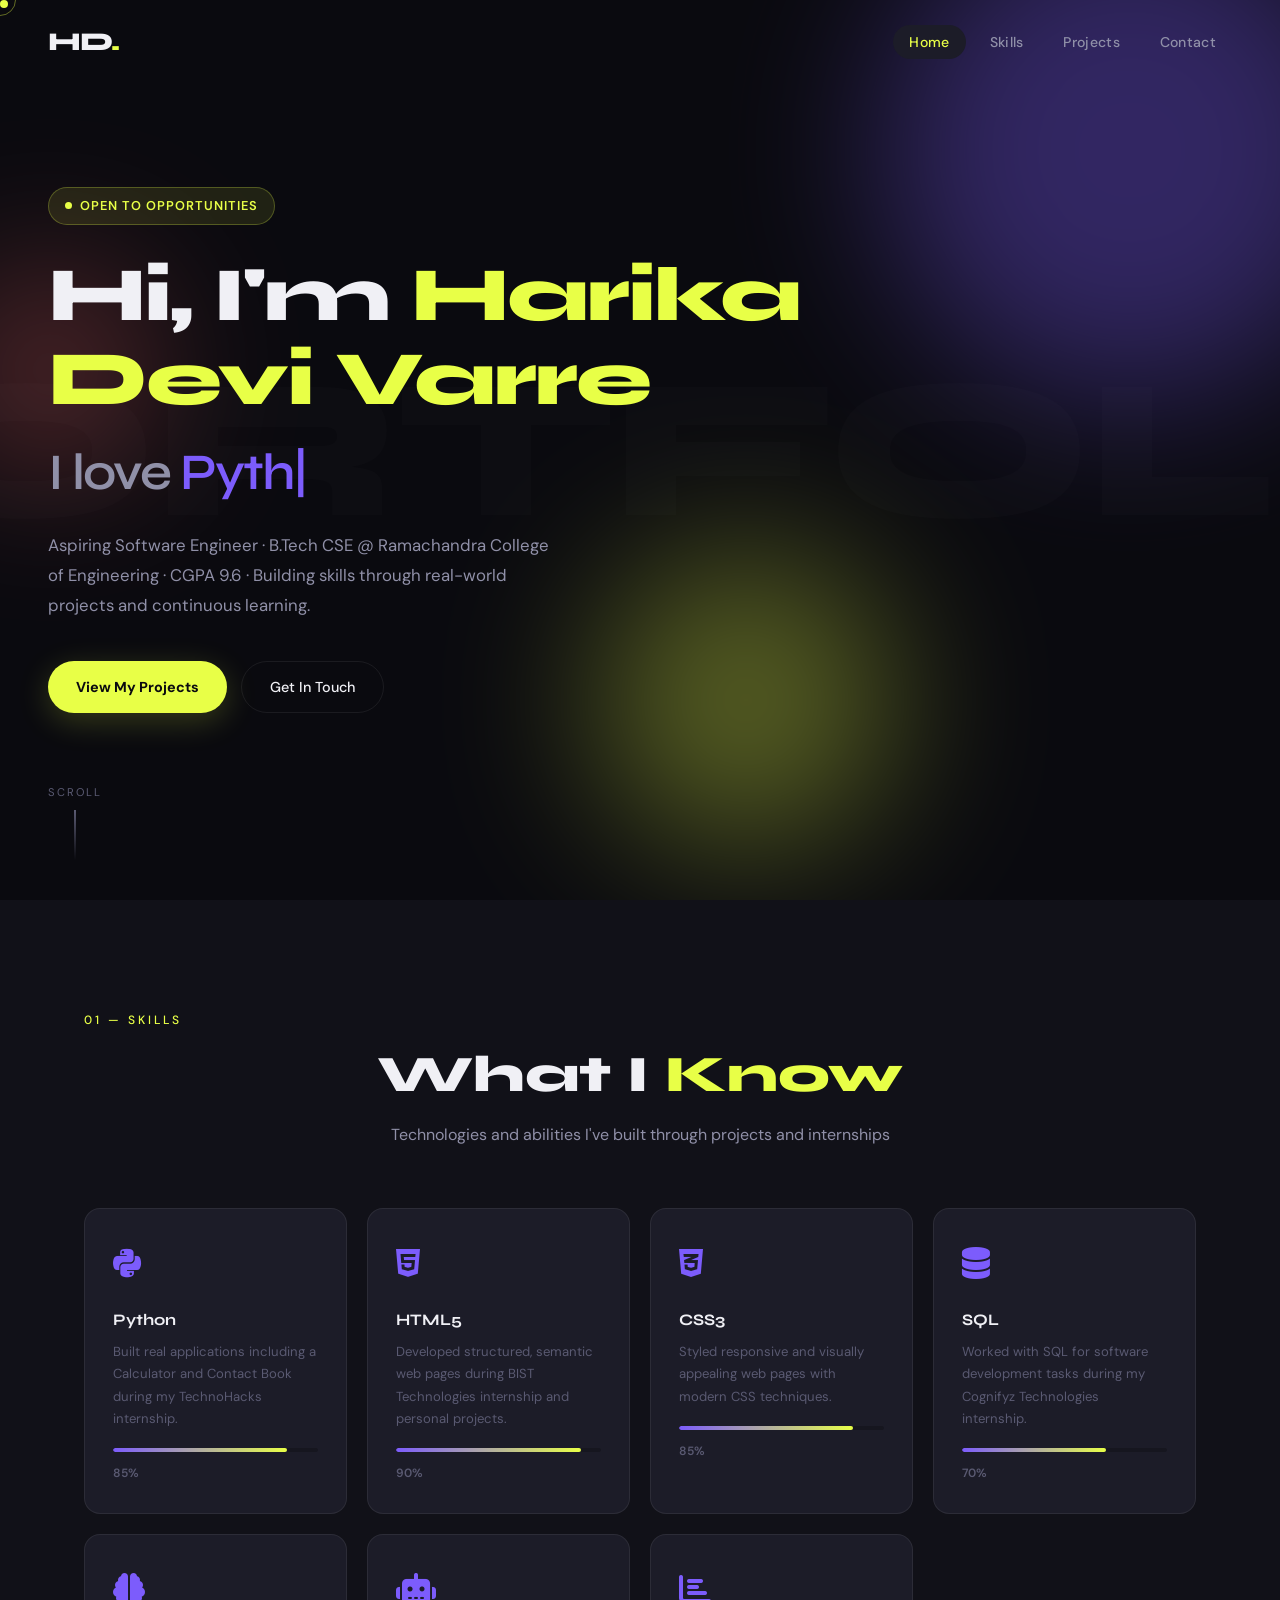
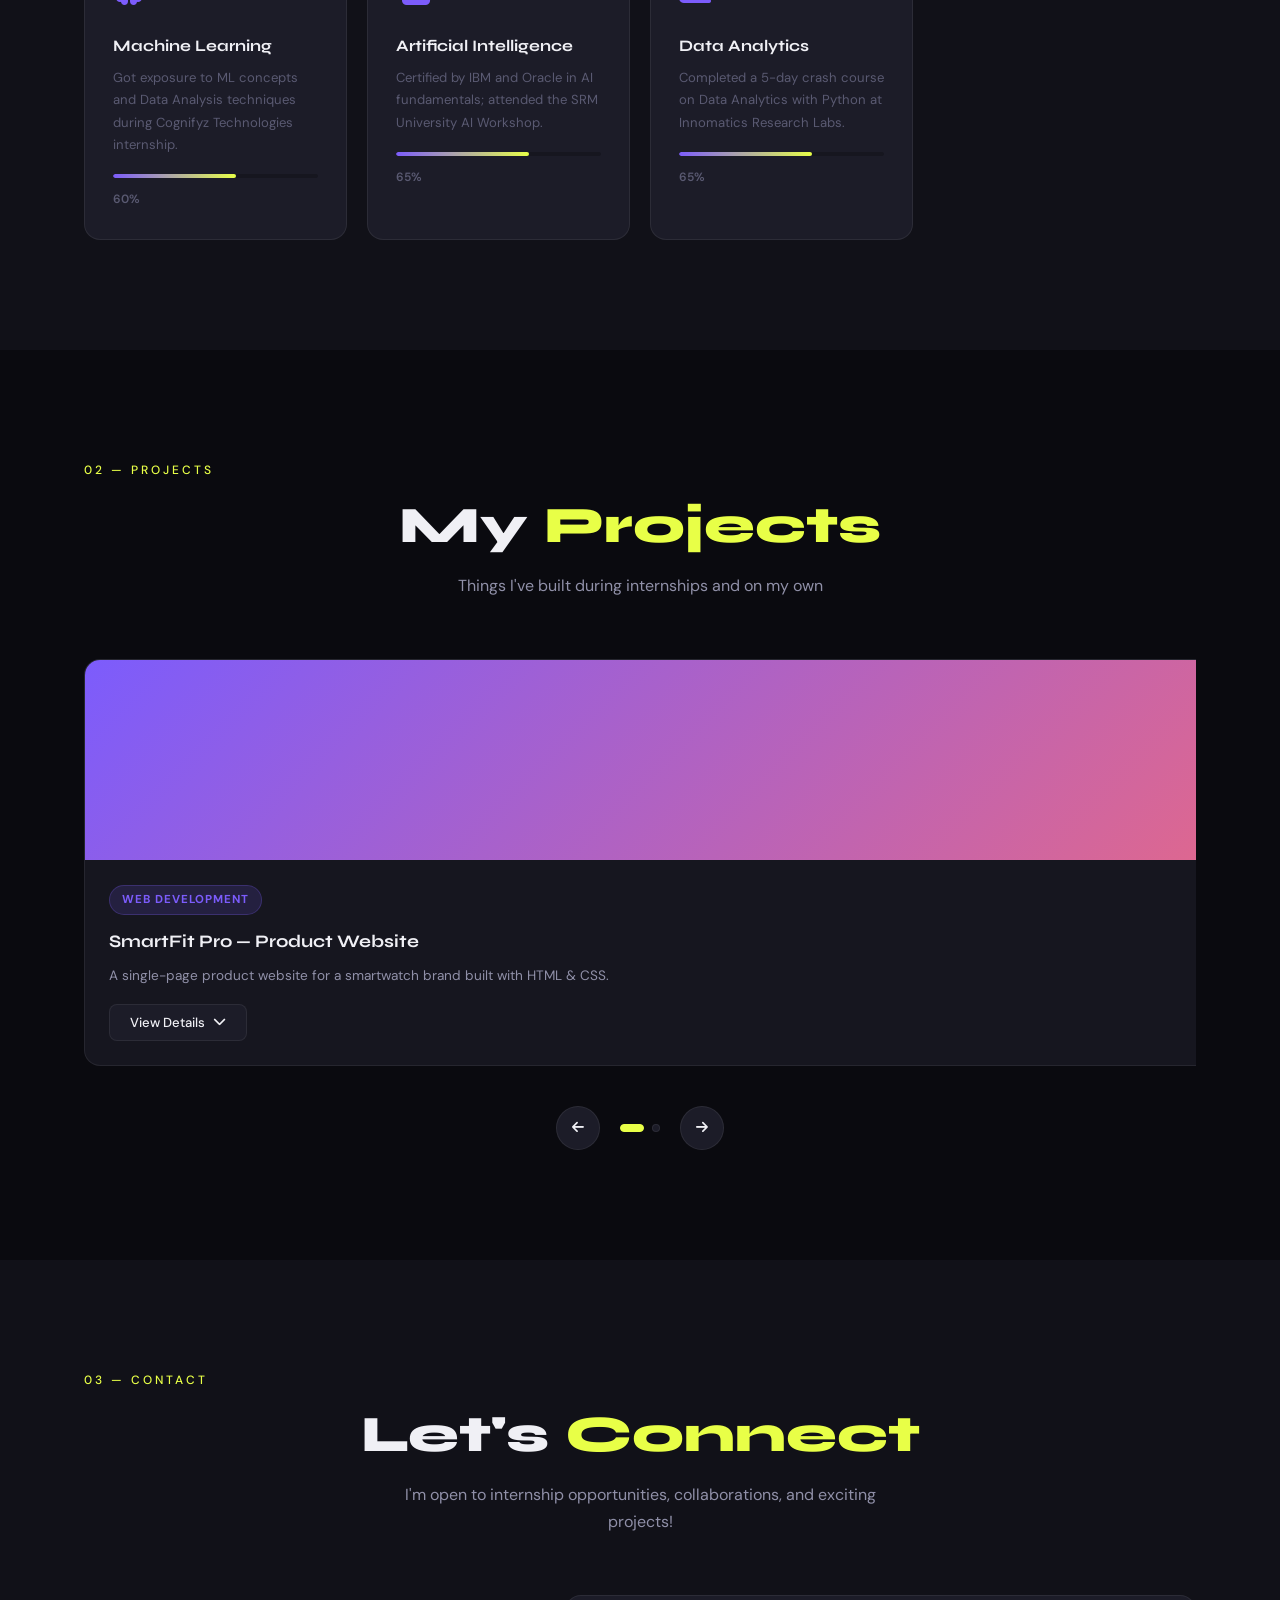
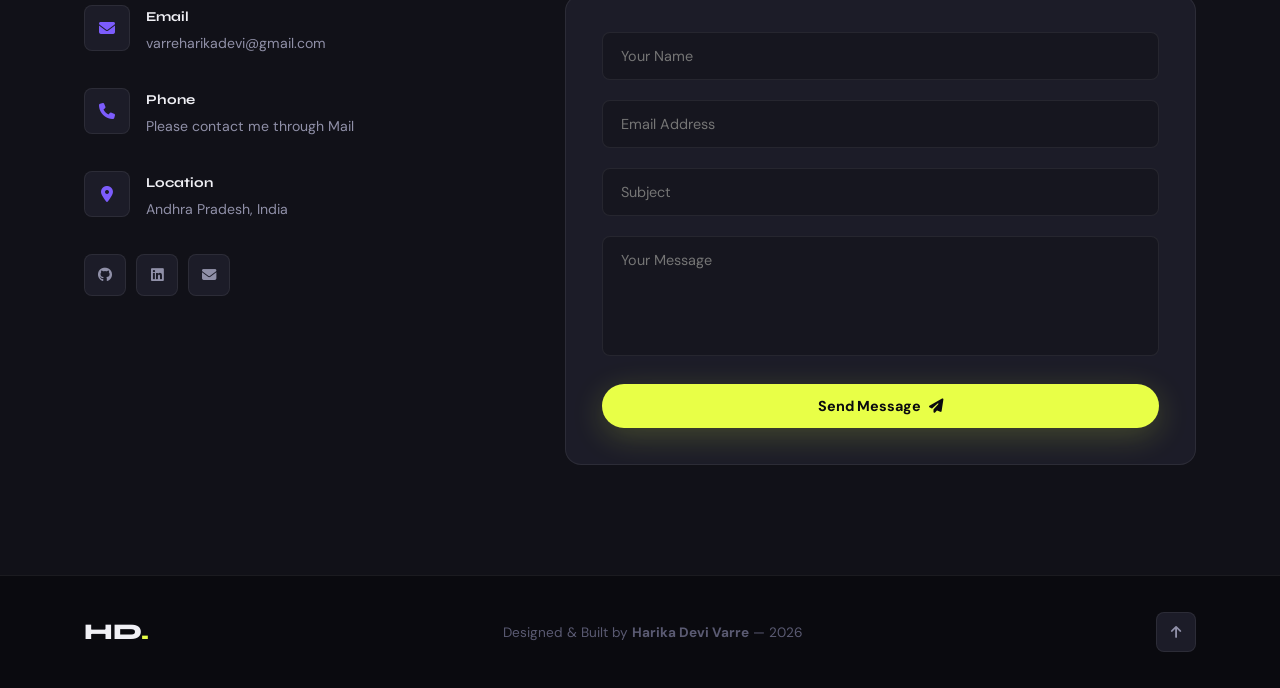
<file: index.html>
<!DOCTYPE html>
<html lang="en">
<head>
  <meta charset="UTF-8" />
  <meta name="viewport" content="width=device-width, initial-scale=1.0"/>
  <title>Harika Devi Varre | Portfolio</title>
  <link rel="stylesheet" href="style.css" />
  <link href="https://fonts.googleapis.com/css2?family=Syne:wght@400;600;700;800&family=DM+Sans:ital,wght@0,300;0,400;0,500;1,300&display=swap" rel="stylesheet"/>
  <link rel="stylesheet" href="https://cdnjs.cloudflare.com/ajax/libs/font-awesome/6.5.0/css/all.min.css"/>
</head>
<body>

  <div class="cursor"></div>
  <div class="cursor-follower"></div>

  <nav id="navbar">
    <div class="nav-logo">HD<span>.</span></div>
    <div class="nav-toggle" id="navToggle">
      <span></span><span></span><span></span>
    </div>
    <ul class="nav-links" id="navLinks">
      <li><a href="#home" class="nav-link active">Home</a></li>
      <li><a href="#skills" class="nav-link">Skills</a></li>
      <li><a href="#projects" class="nav-link">Projects</a></li>
      <li><a href="#contact" class="nav-link">Contact</a></li>
    </ul>
  </nav>

  <section id="home" class="section hero-section">
    <div class="hero-bg-text">PORTFOLIO</div>
    <div class="hero-content">
      <div class="hero-tag">Open to Opportunities</div>
      <h1 class="hero-title">
        Hi, I'm <span class="highlight">Harika Devi Varre</span><br/>
        <span class="typed-wrapper">I love <span id="typed-text"></span><span class="cursor-blink">|</span></span>
      </h1>
      <p class="hero-sub">Aspiring Software Engineer · B.Tech CSE @ Ramachandra College of Engineering · CGPA 9.6 · Building skills through real-world projects and continuous learning.</p>
      <div class="hero-cta">
        <a href="#projects" class="btn btn-primary">View My Projects</a>
        <a href="mailto:varreharikadevi@gmail.com" class="btn btn-ghost">Get In Touch</a>
      </div>
    </div>
    <div class="hero-orbs">
      <div class="orb orb1"></div>
      <div class="orb orb2"></div>
      <div class="orb orb3"></div>
    </div>
    <div class="scroll-hint">
      <span>Scroll</span>
      <div class="scroll-line"></div>
    </div>
  </section>

  <section id="skills" class="section skills-section">
    <div class="container">
      <div class="section-label">01 — Skills</div>
      <h2 class="section-title centered">What I <em>Know</em></h2>
      <p class="section-subtitle">Technologies and abilities I've built through projects and internships</p>
      <div class="skills-grid">
        <div class="skill-card" data-delay="0">
          <div class="skill-icon"><i class="fab fa-python"></i></div>
          <h3>Python</h3>
          <p>Built real applications including a Calculator and Contact Book during my TechnoHacks internship.</p>
          <div class="skill-bar"><div class="skill-fill" data-width="85"></div></div>
          <span class="skill-percent">85%</span>
        </div>
        <div class="skill-card" data-delay="100">
          <div class="skill-icon"><i class="fab fa-html5"></i></div>
          <h3>HTML5</h3>
          <p>Developed structured, semantic web pages during BIST Technologies internship and personal projects.</p>
          <div class="skill-bar"><div class="skill-fill" data-width="90"></div></div>
          <span class="skill-percent">90%</span>
        </div>
        <div class="skill-card" data-delay="200">
          <div class="skill-icon"><i class="fab fa-css3-alt"></i></div>
          <h3>CSS3</h3>
          <p>Styled responsive and visually appealing web pages with modern CSS techniques.</p>
          <div class="skill-bar"><div class="skill-fill" data-width="85"></div></div>
          <span class="skill-percent">85%</span>
        </div>
        <div class="skill-card" data-delay="300">
          <div class="skill-icon"><i class="fas fa-database"></i></div>
          <h3>SQL</h3>
          <p>Worked with SQL for software development tasks during my Cognifyz Technologies internship.</p>
          <div class="skill-bar"><div class="skill-fill" data-width="70"></div></div>
          <span class="skill-percent">70%</span>
        </div>
        <div class="skill-card" data-delay="400">
          <div class="skill-icon"><i class="fas fa-brain"></i></div>
          <h3>Machine Learning</h3>
          <p>Got exposure to ML concepts and Data Analysis techniques during Cognifyz Technologies internship.</p>
          <div class="skill-bar"><div class="skill-fill" data-width="60"></div></div>
          <span class="skill-percent">60%</span>
        </div>
        <div class="skill-card" data-delay="500">
          <div class="skill-icon"><i class="fas fa-robot"></i></div>
          <h3>Artificial Intelligence</h3>
          <p>Certified by IBM and Oracle in AI fundamentals; attended the SRM University AI Workshop.</p>
          <div class="skill-bar"><div class="skill-fill" data-width="65"></div></div>
          <span class="skill-percent">65%</span>
        </div>
        <div class="skill-card" data-delay="600">
          <div class="skill-icon"><i class="fas fa-chart-bar"></i></div>
          <h3>Data Analytics</h3>
          <p>Completed a 5-day crash course on Data Analytics with Python at Innomatics Research Labs.</p>
          <div class="skill-bar"><div class="skill-fill" data-width="65"></div></div>
          <span class="skill-percent">65%</span>
        </div>
        <div class="skill-card" data-delay="700">
          <div class="skill-icon"><i class="fas fa-globe"></i></div>
          <h3>Web Development</h3>
          <p>Built product websites and portfolio pages with clean, user-friendly design and structure.</p>
          <div class="skill-bar"><div class="skill-fill" data-width="88"></div></div>
          <span class="skill-percent">88%</span>
        </div>
      </div>
    </div>
  </section>

  <section id="projects" class="section projects-section">
    <div class="container">
      <div class="section-label">02 — Projects</div>
      <h2 class="section-title centered">My <em>Projects</em></h2>
      <p class="section-subtitle">Things I've built during internships and on my own</p>

      <div class="slider-wrapper">
        <div class="slider-track" id="sliderTrack">

          <div class="project-card">
            <div class="project-image pi-1">
              <div class="project-overlay"><i class="fas fa-watch"></i></div>
            </div>
            <div class="project-info">
              <div class="project-tag">Web Development</div>
              <h3>SmartFit Pro — Product Website</h3>
              <p class="project-short">A single-page product website for a smartwatch brand built with HTML & CSS.</p>
              <div class="project-details" id="details-1">
                <p>Designed a visually appealing single-page product website for the SmartFit Pro Smartwatch. Includes sections on health tracking features, connectivity options, and product highlights — all styled with clean CSS layouts and a responsive design.</p>
                <div class="tech-tags">
                  <span>HTML5</span><span>CSS3</span><span>Responsive Design</span>
                </div>
                <div class="project-links">
                  <a href="https://github.com/HarikaDeviVarre123" target="_blank" class="link-btn"><i class="fab fa-github"></i> GitHub</a>
                </div>
              </div>
              <button class="btn btn-sm view-details-btn" data-target="details-1">
                <span>View Details</span> <i class="fas fa-chevron-down"></i>
              </button>
            </div>
          </div>

          <div class="project-card">
            <div class="project-image pi-2">
              <div class="project-overlay"><i class="fas fa-laptop-code"></i></div>
            </div>
            <div class="project-info">
              <div class="project-tag">Web Development</div>
              <h3>Personal Portfolio Website</h3>
              <p class="project-short">My personal portfolio built with HTML and CSS to showcase my skills and projects.</p>
              <div class="project-details" id="details-2">
                <p>Designed and developed a personal portfolio website using HTML and CSS to display my background, technical skills, and completed projects. This project helped me practice structuring web content, applying consistent styling, and presenting myself professionally online.</p>
                <div class="tech-tags">
                  <span>HTML5</span><span>CSS3</span><span>Portfolio</span>
                </div>
                <div class="project-links">
                  <a href="https://github.com/HarikaDeviVarre123" target="_blank" class="link-btn"><i class="fab fa-github"></i> GitHub</a>
                </div>
              </div>
              <button class="btn btn-sm view-details-btn" data-target="details-2">
                <span>View Details</span> <i class="fas fa-chevron-down"></i>
              </button>
            </div>
          </div>

          <div class="project-card">
            <div class="project-image pi-3">
              <div class="project-overlay"><i class="fas fa-calculator"></i></div>
            </div>
            <div class="project-info">
              <div class="project-tag">Python · TechnoHacks</div>
              <h3>Calculator App</h3>
              <p class="project-short">A fully functional calculator built with Python during my TechnoHacks internship.</p>
              <div class="project-details" id="details-3">
                <p>Developed a Python-based Calculator application as part of my Python Development internship at TechnoHacks Solutions. Handles all basic arithmetic operations with clean input/output logic and error management for invalid inputs.</p>
                <div class="tech-tags">
                  <span>Python</span><span>CLI</span><span>TechnoHacks Internship</span>
                </div>
                <div class="project-links">
                  <a href="https://github.com/HarikaDeviVarre123" target="_blank" class="link-btn"><i class="fab fa-github"></i> GitHub</a>
                </div>
              </div>
              <button class="btn btn-sm view-details-btn" data-target="details-3">
                <span>View Details</span> <i class="fas fa-chevron-down"></i>
              </button>
            </div>
          </div>

          <div class="project-card">
            <div class="project-image pi-4">
              <div class="project-overlay"><i class="fas fa-address-book"></i></div>
            </div>
            <div class="project-info">
              <div class="project-tag">Python · TechnoHacks</div>
              <h3>Contact Book Application</h3>
              <p class="project-short">A Python app to add, search, and manage contacts — built during my internship.</p>
              <div class="project-details" id="details-4">
                <p>Built a Contact Book Application using Python during my internship at TechnoHacks Solutions. Features include adding, viewing, searching, and deleting contacts with persistent data handling. This project strengthened my Python programming and problem-solving skills.</p>
                <div class="tech-tags">
                  <span>Python</span><span>File Handling</span><span>TechnoHacks Internship</span>
                </div>
                <div class="project-links">
                  <a href="https://github.com/HarikaDeviVarre123" target="_blank" class="link-btn"><i class="fab fa-github"></i> GitHub</a>
                </div>
              </div>
              <button class="btn btn-sm view-details-btn" data-target="details-4">
                <span>View Details</span> <i class="fas fa-chevron-down"></i>
              </button>
            </div>
          </div>

        </div>

        <div class="slider-controls">
          <button class="slider-btn" id="prevBtn"><i class="fas fa-arrow-left"></i></button>
          <div class="slider-dots" id="sliderDots"></div>
          <button class="slider-btn" id="nextBtn"><i class="fas fa-arrow-right"></i></button>
        </div>
      </div>
    </div>
  </section>

  <section id="contact" class="section contact-section">
    <div class="container">
      <div class="section-label">03 — Contact</div>
      <h2 class="section-title centered">Let's <em>Connect</em></h2>
      <p class="section-subtitle">I'm open to internship opportunities, collaborations, and exciting projects!</p>
      <div class="contact-grid">
        <div class="contact-info">
          <div class="contact-item">
            <div class="contact-icon"><i class="fas fa-envelope"></i></div>
            <div>
              <h4>Email</h4>
              <p>varreharikadevi@gmail.com</p>
            </div>
          </div>
          <div class="contact-item">
            <div class="contact-icon"><i class="fas fa-phone"></i></div>
            <div>
              <h4>Phone</h4>
              <p>Please contact me through Mail</p>
            </div>
          </div>
          <div class="contact-item">
            <div class="contact-icon"><i class="fas fa-map-marker-alt"></i></div>
            <div>
              <h4>Location</h4>
              <p>Andhra Pradesh, India</p>
            </div>
          </div>
          <div class="social-links">
            <a href="https://github.com/HarikaDeviVarre123" target="_blank" class="social-btn"><i class="fab fa-github"></i></a>
            <a href="https://linkedin.com/in/harika-devi-varre-a767182aa" target="_blank" class="social-btn"><i class="fab fa-linkedin"></i></a>
            <a href="mailto:varreharikadevi@gmail.com" class="social-btn"><i class="fas fa-envelope"></i></a>
          </div>
        </div>
        <form class="contact-form" id="contactForm">
          <div class="form-group">
            <input type="text" placeholder="Your Name" required />
          </div>
          <div class="form-group">
            <input type="email" placeholder="Email Address" required />
          </div>
          <div class="form-group">
            <input type="text" placeholder="Subject" />
          </div>
          <div class="form-group">
            <textarea placeholder="Your Message" rows="5" required></textarea>
          </div>
          <button type="submit" class="btn btn-primary full-width">
            <span>Send Message</span> <i class="fas fa-paper-plane"></i>
          </button>
          <div class="form-success" id="formSuccess">
            <i class="fas fa-check-circle"></i> Message sent! Harika will get back to you soon.
          </div>
        </form>
      </div>
    </div>
  </section>

  <footer class="footer">
    <div class="footer-content">
      <div class="footer-logo">HD<span>.</span></div>
      <p>Designed & Built by <strong>Harika Devi Varre</strong> — 2026</p>
      <a href="#home" class="back-to-top"><i class="fas fa-arrow-up"></i></a>
    </div>
  </footer>

  <script src="script.js"></script>
</body>
</html>
</file>
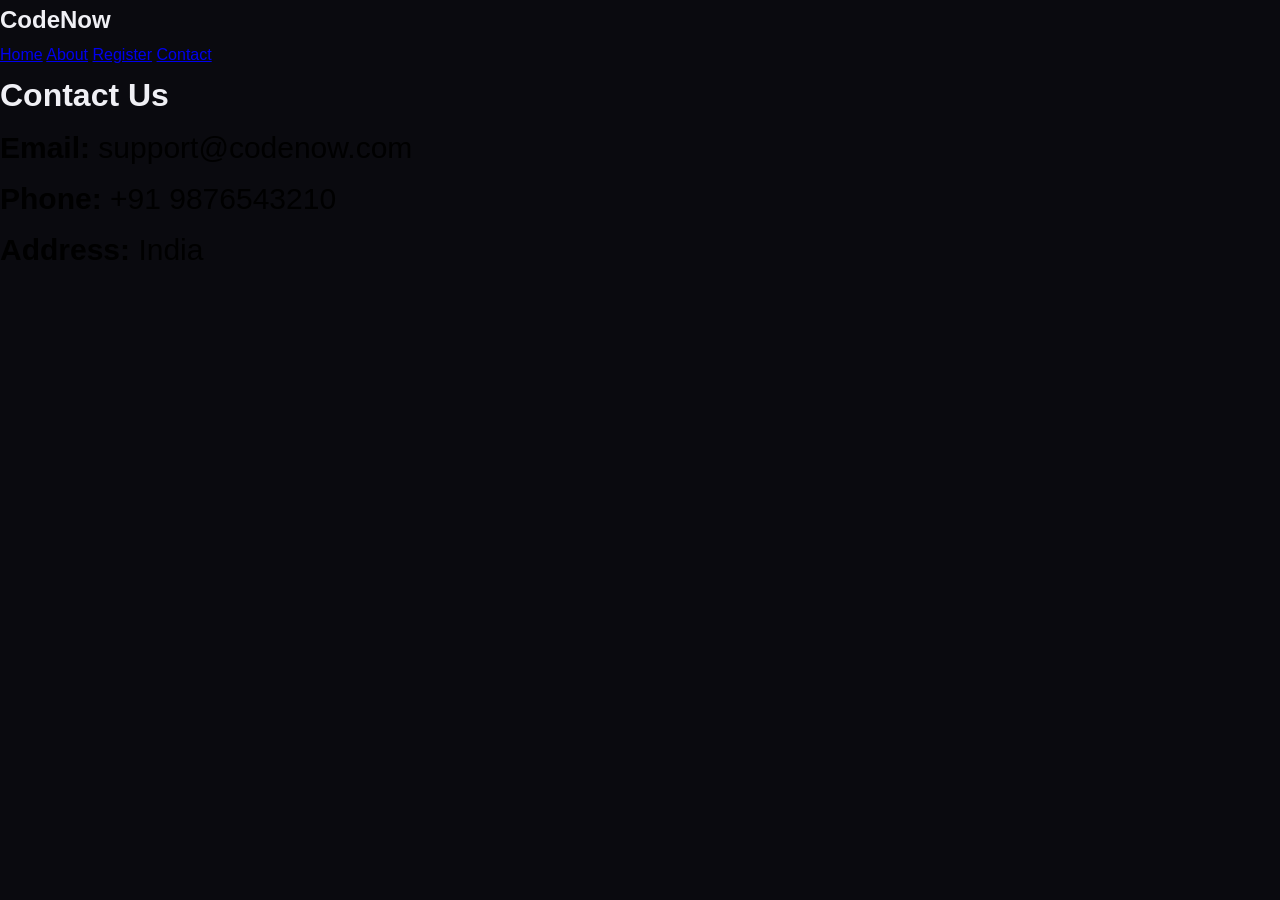
<file: contact.html>
<!DOCTYPE html>
<html>
<head>
<title>Contact</title>
<link rel="stylesheet" href="style.css">
</head>

<body>

<nav class="navbar">
<h2 class="logo">CodeNow</h2>
<div class="menu">
<a href="index.html">Home</a>
<a href="about.html">About</a>
<a href="register.html">Register</a>
<a href="contact.html">Contact</a>
</div>
</nav>

<div class="contact-container">

<h1>Contact Us</h1>

<div class="contact-box" style="font-size: 30px; color:black;">
<p><b>Email:</b> support@codenow.com</p>
<p><b>Phone:</b> +91 9876543210</p>
<p><b>Address:</b> India</p>
</div>

</div>

</body>
</html>
</file>
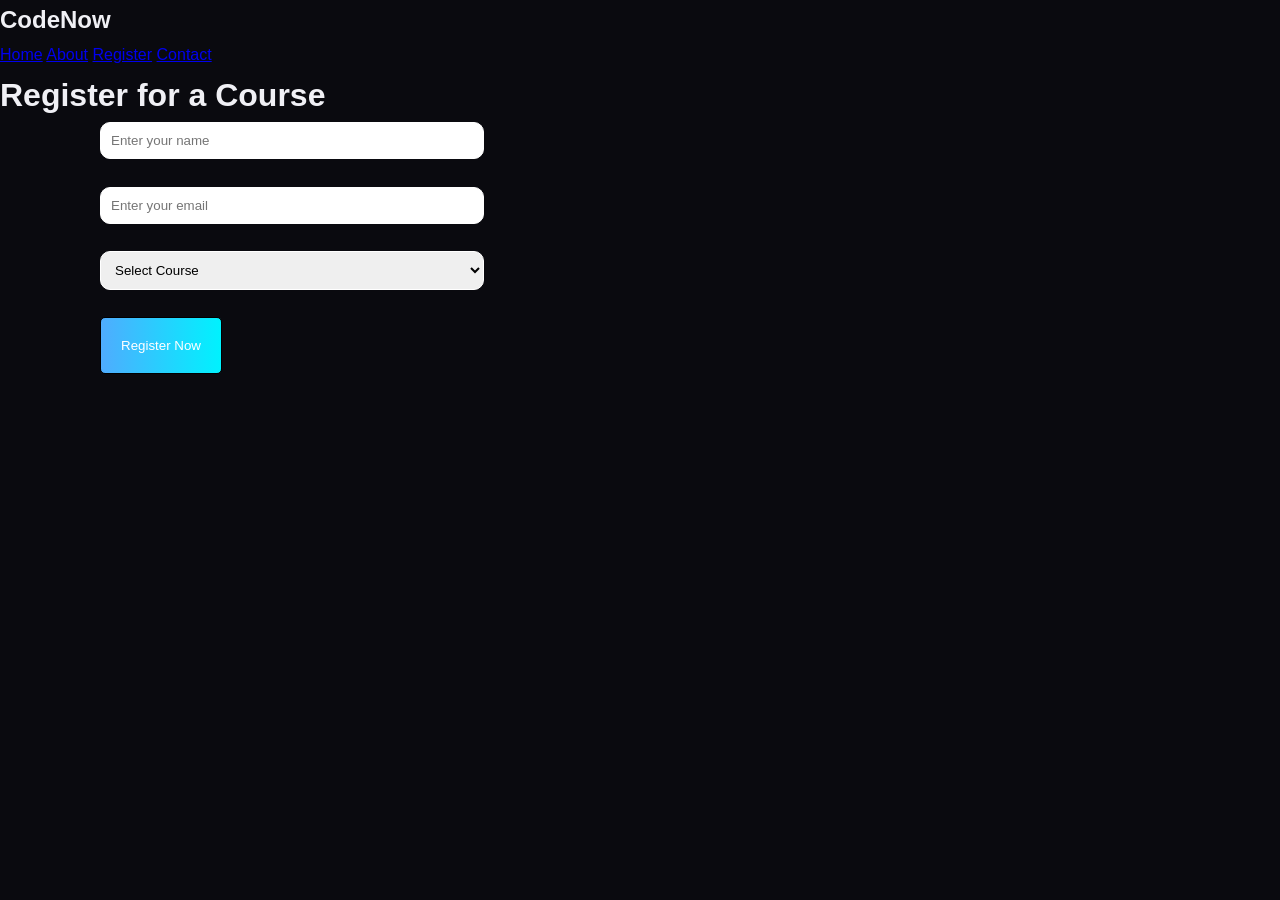
<file: register.html>
<!DOCTYPE html>
<html>
<head>
<title>Register</title>
<link rel="stylesheet" href="style.css">
</head>

<body>

<nav class="navbar">
<h2 class="logo">CodeNow</h2>
<div class="menu">
<a href="index.html">Home</a>
<a href="about.html">About</a>
<a href="register.html">Register</a>
<a href="contact.html">Contact</a>
</div>
</nav>

<div class="form-container">

<h1 >Register for a Course</h1>

<form>

<input type="text" placeholder="Enter your name" style="width:30%;margin-left:100px;padding:10px;border:1px solid white;border-radius: 10px; color:black" required>
<br>
<br>

<input type="email" placeholder="Enter your email" style="width:30%;margin-left:100px;padding:10px;border:1px solid white;border-radius: 10px; color:black" required>
<br>
<br>

<select style="width:30%;margin-left:100px;padding:10px;border:1px solid white;border-radius: 10px;">
<option>Select Course</option>
<option>Python Programming</option>
<option>C Programming</option>
<option>C++ Programming</option>
<option>Java Programming</option>
<option>Artificial Intelligence</option>
<option>Machine Learning</option>
<option>Power BI</option>
<option>Cloud Computing</option>
</select>
<br>
<br>
<button type="submit" style="background:linear-gradient(to right,#4facfe,#00f2fe);
margin-left:100px;
color:white;
border:1px solid black;
padding:20px;
border-radius:5px;
cursor:pointer;">Register Now</button>

</form>

</div>

</body>
</html>
</file>
<file: style.css>
:root {
  --bg: #0a0a0f;
  --bg2: #111118;
  --bg3: #16161f;
  --surface: #1c1c28;
  --border: rgba(255,255,255,0.07);
  --accent: #e8ff47;
  --accent2: #7c5cfc;
  --accent3: #ff6b6b;
  --text: #f0f0f5;
  --text2: #9090a8;
  --text3: #5a5a72;
  --card-glow: rgba(124,92,252,0.12);
  --font-display: 'Syne', sans-serif;
  --font-body: 'DM Sans', sans-serif;
  --radius: 16px;
  --radius-sm: 8px;
  --transition: 0.35s cubic-bezier(0.4, 0, 0.2, 1);
}

*, *::before, *::after { box-sizing: border-box; margin: 0; padding: 0; }
html { scroll-behavior: auto; }

body {
  background: var(--bg);
  color: var(--text);
  font-family: var(--font-body);
  font-size: 16px;
  line-height: 1.7;
  overflow-x: hidden;
}

.cursor {
  width: 8px; height: 8px;
  background: var(--accent);
  border-radius: 50%;
  position: fixed;
  pointer-events: none;
  z-index: 9999;
  transition: transform 0.1s;
}

.cursor-follower {
  width: 32px; height: 32px;
  border: 1.5px solid rgba(232,255,71,0.4);
  border-radius: 50%;
  position: fixed;
  pointer-events: none;
  z-index: 9998;
  transition: all 0.12s ease;
}

@media (max-width: 768px) { .cursor, .cursor-follower { display: none; } }

.container { max-width: 1160px; margin: 0 auto; padding: 0 24px; }
.section { padding: 110px 0; position: relative; }

.section-label {
  font-family: var(--font-body);
  font-size: 12px;
  font-weight: 500;
  letter-spacing: 3px;
  text-transform: uppercase;
  color: var(--accent);
  margin-bottom: 16px;
}

.section-title {
  font-family: var(--font-display);
  font-size: clamp(2.2rem, 4vw, 3.4rem);
  font-weight: 800;
  line-height: 1.15;
  color: var(--text);
  margin-bottom: 16px;
}

.section-title em { font-style: normal; color: var(--accent); }
.section-title.centered { text-align: center; }

.section-subtitle {
  color: var(--text2);
  font-size: 1rem;
  text-align: center;
  margin-bottom: 60px;
  max-width: 520px;
  margin-left: auto;
  margin-right: auto;
}

.btn {
  display: inline-flex;
  align-items: center;
  gap: 8px;
  padding: 13px 28px;
  border-radius: 50px;
  font-family: var(--font-body);
  font-size: 0.9rem;
  font-weight: 500;
  cursor: pointer;
  border: none;
  text-decoration: none;
  transition: var(--transition);
  position: relative;
  overflow: hidden;
}

.btn::before {
  content: '';
  position: absolute;
  inset: 0;
  background: rgba(255,255,255,0.08);
  opacity: 0;
  transition: opacity 0.2s;
}

.btn:hover::before { opacity: 1; }

.btn-primary {
  background: var(--accent);
  color: #0a0a0f;
  font-weight: 700;
  box-shadow: 0 8px 32px rgba(232,255,71,0.2);
}

.btn-primary:hover {
  transform: translateY(-2px);
  box-shadow: 0 12px 40px rgba(232,255,71,0.35);
}

.btn-ghost {
  background: transparent;
  color: var(--text);
  border: 1.5px solid var(--border);
}

.btn-ghost:hover {
  border-color: var(--accent);
  color: var(--accent);
  transform: translateY(-2px);
}

.btn-sm {
  padding: 9px 20px;
  font-size: 0.82rem;
  border-radius: 8px;
  background: var(--surface);
  color: var(--text);
  border: 1px solid var(--border);
}

.btn-sm:hover {
  background: var(--accent2);
  color: white;
  border-color: var(--accent2);
  transform: translateY(-1px);
}

.full-width { width: 100%; justify-content: center; }

/* NAVBAR */
#navbar {
  position: fixed;
  top: 0; left: 0; right: 0;
  z-index: 1000;
  display: flex;
  align-items: center;
  justify-content: space-between;
  padding: 20px 48px;
  transition: var(--transition);
}

#navbar.scrolled {
  background: rgba(10,10,15,0.92);
  backdrop-filter: blur(20px);
  padding: 14px 48px;
  border-bottom: 1px solid var(--border);
  box-shadow: 0 8px 40px rgba(0,0,0,0.4);
}

.nav-logo {
  font-family: var(--font-display);
  font-size: 1.6rem;
  font-weight: 800;
  color: var(--text);
  letter-spacing: -1px;
}

.nav-logo span { color: var(--accent); }

.nav-links { display: flex; gap: 8px; list-style: none; }

.nav-link {
  font-size: 0.88rem;
  font-weight: 500;
  color: var(--text2);
  text-decoration: none;
  padding: 8px 16px;
  border-radius: 50px;
  transition: var(--transition);
  letter-spacing: 0.3px;
}

.nav-link:hover, .nav-link.active { color: var(--text); background: var(--surface); }
.nav-link.active { color: var(--accent); }

.nav-toggle {
  display: none;
  flex-direction: column;
  gap: 5px;
  cursor: pointer;
  padding: 8px;
}

.nav-toggle span {
  display: block;
  width: 24px;
  height: 2px;
  background: var(--text);
  border-radius: 2px;
  transition: var(--transition);
}

/* HERO */
.hero-section {
  min-height: 100vh;
  display: flex;
  align-items: center;
  padding: 0 48px;
  overflow: hidden;
  position: relative;
}

.hero-bg-text {
  position: absolute;
  top: 50%;
  left: 50%;
  transform: translate(-50%, -50%);
  font-family: var(--font-display);
  font-size: clamp(80px, 18vw, 200px);
  font-weight: 800;
  color: rgba(255,255,255,0.015);
  white-space: nowrap;
  pointer-events: none;
  user-select: none;
  letter-spacing: -4px;
}

.hero-content { position: relative; z-index: 2; max-width: 780px; }

.hero-tag {
  display: inline-flex;
  align-items: center;
  gap: 8px;
  background: rgba(232,255,71,0.1);
  border: 1px solid rgba(232,255,71,0.25);
  color: var(--accent);
  font-size: 0.8rem;
  font-weight: 600;
  letter-spacing: 1px;
  text-transform: uppercase;
  padding: 7px 16px;
  border-radius: 50px;
  margin-bottom: 28px;
}

.hero-tag::before {
  content: '';
  width: 7px; height: 7px;
  background: var(--accent);
  border-radius: 50%;
  animation: pulse-dot 2s infinite;
}

@keyframes pulse-dot {
  0%, 100% { opacity: 1; transform: scale(1); }
  50% { opacity: 0.4; transform: scale(0.7); }
}

.hero-title {
  font-family: var(--font-display);
  font-size: clamp(2.6rem, 6vw, 5.2rem);
  font-weight: 800;
  line-height: 1.1;
  letter-spacing: -2px;
  margin-bottom: 24px;
  color: var(--text);
}

.hero-title .highlight { color: var(--accent); }

.typed-wrapper {
  font-size: clamp(1.8rem, 4vw, 3.4rem);
  color: var(--text2);
  font-weight: 600;
}

#typed-text { color: var(--accent2); }

.cursor-blink {
  color: var(--accent2);
  animation: blink 0.75s step-end infinite;
}

@keyframes blink {
  0%, 100% { opacity: 1; }
  50% { opacity: 0; }
}

.hero-sub {
  color: var(--text2);
  font-size: 1.05rem;
  max-width: 520px;
  margin-bottom: 40px;
  line-height: 1.8;
}

.hero-cta { display: flex; gap: 14px; flex-wrap: wrap; }

.hero-orbs { position: absolute; inset: 0; pointer-events: none; z-index: 0; }

.orb { position: absolute; border-radius: 50%; filter: blur(80px); opacity: 0.35; }

.orb1 {
  width: 500px; height: 500px;
  background: var(--accent2);
  top: -100px; right: -100px;
  animation: float1 8s ease-in-out infinite;
}

.orb2 {
  width: 300px; height: 300px;
  background: var(--accent);
  bottom: 50px; right: 30%;
  animation: float2 10s ease-in-out infinite;
}

.orb3 {
  width: 200px; height: 200px;
  background: var(--accent3);
  top: 30%; left: -50px;
  animation: float1 12s ease-in-out infinite reverse;
}

@keyframes float1 {
  0%, 100% { transform: translate(0, 0); }
  50% { transform: translate(-30px, 30px); }
}

@keyframes float2 {
  0%, 100% { transform: translate(0, 0); }
  50% { transform: translate(20px, -20px); }
}

.scroll-hint {
  position: absolute;
  bottom: 40px; left: 48px;
  display: flex;
  flex-direction: column;
  align-items: center;
  gap: 8px;
  color: var(--text3);
  font-size: 0.7rem;
  letter-spacing: 2px;
  text-transform: uppercase;
}

.scroll-line {
  width: 1.5px; height: 50px;
  background: linear-gradient(to bottom, var(--text3), transparent);
  animation: scroll-anim 2s ease-in-out infinite;
}

@keyframes scroll-anim {
  0% { transform: scaleY(0); transform-origin: top; }
  50% { transform: scaleY(1); transform-origin: top; }
  51% { transform: scaleY(1); transform-origin: bottom; }
  100% { transform: scaleY(0); transform-origin: bottom; }
}

/* SKILLS */
.skills-section { background: var(--bg2); }

.skills-grid {
  display: grid;
  grid-template-columns: repeat(auto-fill, minmax(240px, 1fr));
  gap: 20px;
}

.skill-card {
  background: var(--surface);
  border: 1px solid var(--border);
  border-radius: var(--radius);
  padding: 28px;
  transition: var(--transition);
  position: relative;
  overflow: hidden;
  opacity: 0;
  transform: translateY(30px);
}

.skill-card.visible { opacity: 1; transform: translateY(0); }

.skill-card::before {
  content: '';
  position: absolute;
  inset: 0;
  background: radial-gradient(circle at top left, var(--card-glow), transparent 70%);
  opacity: 0;
  transition: opacity 0.35s;
}

.skill-card:hover {
  border-color: rgba(124,92,252,0.3);
  transform: translateY(-5px);
  box-shadow: 0 20px 60px rgba(0,0,0,0.3);
}

.skill-card:hover::before { opacity: 1; }

.skill-icon { font-size: 2rem; color: var(--accent2); margin-bottom: 14px; }

.skill-card h3 {
  font-family: var(--font-display);
  font-size: 1rem;
  font-weight: 700;
  margin-bottom: 8px;
  color: var(--text);
}

.skill-card p { font-size: 0.82rem; color: var(--text3); margin-bottom: 18px; line-height: 1.7; }

.skill-bar {
  height: 4px;
  background: var(--bg3);
  border-radius: 2px;
  overflow: hidden;
  margin-bottom: 6px;
}

.skill-fill {
  height: 100%;
  background: linear-gradient(90deg, var(--accent2), var(--accent));
  border-radius: 2px;
  width: 0%;
  transition: width 1.2s cubic-bezier(0.4, 0, 0.2, 1);
}

.skill-percent { font-size: 0.75rem; color: var(--text3); font-weight: 600; }

/* PROJECTS */
.projects-section { background: var(--bg); }

.slider-wrapper { position: relative; overflow: hidden; }

.slider-track {
  display: flex;
  gap: 24px;
  transition: transform 0.5s cubic-bezier(0.4, 0, 0.2, 1);
}

.project-card {
  min-width: calc(33.333% - 16px);
  background: var(--bg3);
  border: 1px solid var(--border);
  border-radius: var(--radius);
  overflow: hidden;
  transition: var(--transition);
  flex-shrink: 0;
}

.project-card:hover {
  border-color: rgba(124,92,252,0.3);
  transform: translateY(-4px);
  box-shadow: 0 24px 60px rgba(0,0,0,0.4);
}

.project-image { height: 200px; position: relative; overflow: hidden; }

.pi-1 { background: linear-gradient(135deg, #7c5cfc, #ff6b6b); }
.pi-2 { background: linear-gradient(135deg, #e8ff47, #4fd1c5); }
.pi-3 { background: linear-gradient(135deg, #667eea, #764ba2); }
.pi-4 { background: linear-gradient(135deg, #f093fb, #f5576c); }

.project-overlay {
  position: absolute;
  inset: 0;
  display: flex;
  align-items: center;
  justify-content: center;
  font-size: 3rem;
  color: rgba(255,255,255,0.3);
  transition: var(--transition);
}

.project-card:hover .project-overlay {
  color: rgba(255,255,255,0.7);
  background: rgba(0,0,0,0.15);
  font-size: 3.5rem;
}

.project-info { padding: 24px; }

.project-tag {
  display: inline-block;
  background: rgba(124,92,252,0.15);
  color: var(--accent2);
  font-size: 0.72rem;
  font-weight: 700;
  letter-spacing: 1px;
  text-transform: uppercase;
  padding: 4px 12px;
  border-radius: 50px;
  border: 1px solid rgba(124,92,252,0.25);
  margin-bottom: 12px;
}

.project-info h3 {
  font-family: var(--font-display);
  font-size: 1.1rem;
  font-weight: 700;
  margin-bottom: 8px;
  color: var(--text);
}

.project-short { color: var(--text2); font-size: 0.85rem; margin-bottom: 16px; line-height: 1.7; }

.project-details {
  overflow: hidden;
  max-height: 0;
  opacity: 0;
  transition: max-height 0.5s ease, opacity 0.4s ease;
}

.project-details.open { max-height: 300px; opacity: 1; }

.project-details p { font-size: 0.83rem; color: var(--text2); margin-bottom: 14px; line-height: 1.8; }

.tech-tags { display: flex; flex-wrap: wrap; gap: 6px; margin-bottom: 14px; }

.tech-tags span {
  background: var(--surface);
  border: 1px solid var(--border);
  color: var(--text2);
  font-size: 0.72rem;
  padding: 4px 10px;
  border-radius: 50px;
  font-weight: 500;
}

.project-links { display: flex; gap: 8px; margin-bottom: 14px; }

.link-btn {
  display: inline-flex;
  align-items: center;
  gap: 6px;
  font-size: 0.78rem;
  font-weight: 600;
  color: var(--text);
  background: var(--surface);
  border: 1px solid var(--border);
  padding: 6px 14px;
  border-radius: 50px;
  text-decoration: none;
  transition: var(--transition);
}

.link-btn:hover { background: var(--accent2); color: white; border-color: var(--accent2); }

.slider-controls {
  display: flex;
  align-items: center;
  justify-content: center;
  gap: 20px;
  margin-top: 40px;
}

.slider-btn {
  width: 44px; height: 44px;
  border-radius: 50%;
  background: var(--surface);
  border: 1px solid var(--border);
  color: var(--text);
  cursor: pointer;
  display: flex;
  align-items: center;
  justify-content: center;
  font-size: 0.85rem;
  transition: var(--transition);
}

.slider-btn:hover { background: var(--accent2); border-color: var(--accent2); }

.slider-dots { display: flex; gap: 8px; }

.dot {
  width: 8px; height: 8px;
  border-radius: 50%;
  background: var(--surface);
  border: 1px solid var(--border);
  cursor: pointer;
  transition: var(--transition);
}

.dot.active { background: var(--accent); border-color: var(--accent); width: 24px; border-radius: 4px; }

/* CONTACT */
.contact-section { background: var(--bg2); }

.contact-grid { display: grid; grid-template-columns: 1fr 1.5fr; gap: 60px; align-items: start; }

.contact-info { padding-top: 10px; }

.contact-item { display: flex; align-items: flex-start; gap: 16px; margin-bottom: 32px; }

.contact-icon {
  width: 46px; height: 46px;
  background: var(--surface);
  border: 1px solid var(--border);
  border-radius: var(--radius-sm);
  display: flex;
  align-items: center;
  justify-content: center;
  color: var(--accent2);
  font-size: 1rem;
  flex-shrink: 0;
}

.contact-item h4 { font-family: var(--font-display); font-size: 0.85rem; font-weight: 700; color: var(--text); margin-bottom: 4px; }
.contact-item p { font-size: 0.88rem; color: var(--text2); }

.social-links { display: flex; gap: 10px; margin-top: 10px; }

.social-btn {
  width: 42px; height: 42px;
  background: var(--surface);
  border: 1px solid var(--border);
  border-radius: var(--radius-sm);
  display: flex;
  align-items: center;
  justify-content: center;
  color: var(--text2);
  font-size: 0.9rem;
  text-decoration: none;
  transition: var(--transition);
}

.social-btn:hover { background: var(--accent2); color: white; border-color: var(--accent2); transform: translateY(-3px); }

.contact-form {
  background: var(--surface);
  border: 1px solid var(--border);
  border-radius: var(--radius);
  padding: 36px;
}

.form-group { position: relative; margin-bottom: 20px; }

.form-group input,
.form-group textarea {
  width: 100%;
  background: var(--bg3);
  border: 1.5px solid var(--border);
  color: var(--text);
  font-family: var(--font-body);
  font-size: 0.9rem;
  padding: 14px 18px;
  border-radius: var(--radius-sm);
  outline: none;
  transition: border-color 0.25s;
  resize: none;
}

.form-group input:focus,
.form-group textarea:focus { border-color: var(--accent2); }

.form-success {
  display: none;
  align-items: center;
  gap: 8px;
  background: rgba(78,205,123,0.1);
  border: 1px solid rgba(78,205,123,0.3);
  color: #4ecd7b;
  padding: 12px 16px;
  border-radius: var(--radius-sm);
  font-size: 0.88rem;
  margin-top: 14px;
}

.form-success.show { display: flex; }

/* FOOTER */
.footer { background: var(--bg); border-top: 1px solid var(--border); padding: 36px 0; }

.footer-content {
  max-width: 1160px;
  margin: 0 auto;
  padding: 0 24px;
  display: flex;
  align-items: center;
  justify-content: space-between;
  flex-wrap: wrap;
  gap: 16px;
}

.footer-logo { font-family: var(--font-display); font-size: 1.4rem; font-weight: 800; color: var(--text); }
.footer-logo span { color: var(--accent); }
.footer-content p { color: var(--text3); font-size: 0.85rem; }

.back-to-top {
  width: 40px; height: 40px;
  background: var(--surface);
  border: 1px solid var(--border);
  border-radius: var(--radius-sm);
  display: flex;
  align-items: center;
  justify-content: center;
  color: var(--text2);
  font-size: 0.85rem;
  text-decoration: none;
  transition: var(--transition);
}

.back-to-top:hover { background: var(--accent); color: #0a0a0f; }

/* RESPONSIVE */
@media (max-width: 1024px) {
  .project-card { min-width: calc(50% - 12px); }
}

@media (max-width: 768px) {
  #navbar { padding: 16px 24px; }
  #navbar.scrolled { padding: 12px 24px; }
  .nav-toggle { display: flex; }
  .nav-links {
    position: fixed;
    top: 0; right: -100%;
    width: 75vw;
    height: 100vh;
    background: rgba(17,17,24,0.98);
    backdrop-filter: blur(20px);
    flex-direction: column;
    align-items: flex-start;
    justify-content: center;
    padding: 40px 36px;
    gap: 4px;
    border-left: 1px solid var(--border);
    transition: right 0.4s cubic-bezier(0.4, 0, 0.2, 1);
    z-index: 999;
  }
  .nav-links.open { right: 0; }
  .nav-link { font-size: 1.1rem; padding: 12px 0; width: 100%; }
  .hero-section { padding: 100px 24px 60px; min-height: auto; }
  .section { padding: 80px 0; }
  .contact-grid { grid-template-columns: 1fr; }
  .project-card { min-width: 100%; }
  .hero-cta { flex-direction: column; width: fit-content; }
  .scroll-hint { display: none; }
}

@media (max-width: 480px) {
  .skills-grid { grid-template-columns: 1fr; }
  .hero-title { letter-spacing: -1px; }
}
</file>
